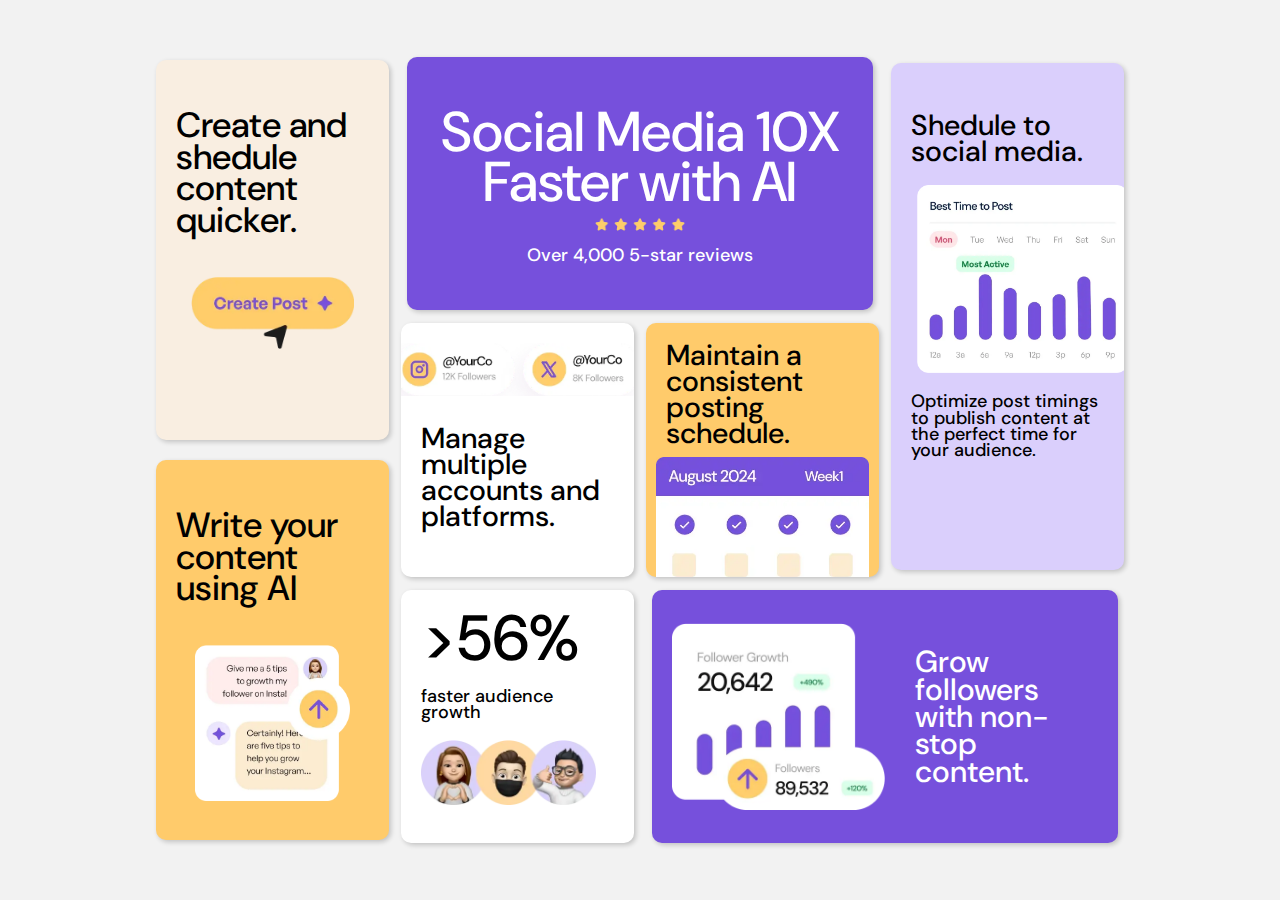
<file: index.html>
<!DOCTYPE html>
<html lang="en">

<head>
   <meta charset="UTF-8">
   <meta name="viewport" content="width=device-width, initial-scale=1.0">
   <title>Fronten Mentor 1</title>
   <link rel="stylesheet"
      href="https://fonts.googleapis.com/css2?family=DM+Sans:ital,opsz,wght@0,9..40,100..1000;1,9..40,100..1000&display=swap">
   <link rel="stylesheet" href="css/primary.css">
   <link rel="stylesheet" href="css/1first-column.css">
   <link rel="stylesheet" href="css/2second-column.css">
   <link rel="stylesheet" href="css/3third-column.css">
   <link rel="stylesheet" href="css/4third-fourth-column.css">
   <link rel="stylesheet" href="css/5-firstmedia-smarthphone.css">
</head>

<body>
   <section class="container">
      <div class="container__title all">
         <div class="container__title titulo salto__de__linea">Social Media 10X Faster with AI</div>
         <img class="title__image"
            src="assets/images/illustration-five-stars.webp"
            alt="estrellas">
         <div class="title__paragraph paragraph">Over 4,000 5-star reviews</div>
      </div>

      <div class="container__primary all">
         <div class="primary__title first__column salto__de__linea">Create and shedule content quicker.</div>
         <img class="primary__image"
            src="assets/images/illustration-create-post.webp"
            alt="estrellas">
      </div>

      <div class="container__secondly all">
         <div class="secondly__title first__column salto__de__linea">Write your content using AI</div>
         <img class="secondly__image"
            src="assets/images/illustration-ai-content.webp"
            alt="estrellas">
      </div>

      <div class="container__thirdly all">
         <img class="thirdly__image"
            src="assets/images/illustration-multiple-platforms.webp"
            alt="estrellas">
         <div class="thirdly__title second__column salto__de__linea">Manage multiple accounts and platforms.</div>
      </div>

      <div class="container__fourthly all">
         <div class="fourthly__title second__column salto__de__linea">>56%</div>
         <div class="fourthly__paragraph second__column salto__de__linea paragraph">faster audience growth</div>
         <img class="fourthly__image"
            src="assets/images/illustration-audience-growth.webp"
            alt="estrellas">
      </div>
      
      <div class="container__fifthly all">
         <div class="fifthly__title third__column salto__de__linea">Maintain a consistent posting schedule.</div>
         <img class="fifthly__image"
         src="assets/images/illustration-consistent-schedule.webp"
         alt="estrellas">
      </div>
      
      <div class="container__sixthly all">
         <img class="sixthly__image"
         src="assets/images/illustration-grow-followers.webp"
         alt="estrellas">
         <div class="sixthly__title third__column salto__de__linea">Grow followers with non-stop content.</div>
      </div>
      
      <div class="container__sevenly all">
         <div class="sevenly__title third__column salto__de__linea">Shedule to social media.</div>
         <img class="sevenly__image"
         src="assets/images/illustration-schedule-posts.webp"
         alt="estrellas">
         <div class="sevenly__paragraph fourth__column salto__de__linea paragraph">Optimize post timings to publish content at the perfect time for your audience.</div>
      </div>
   </section>
</body>

</html>
</file>
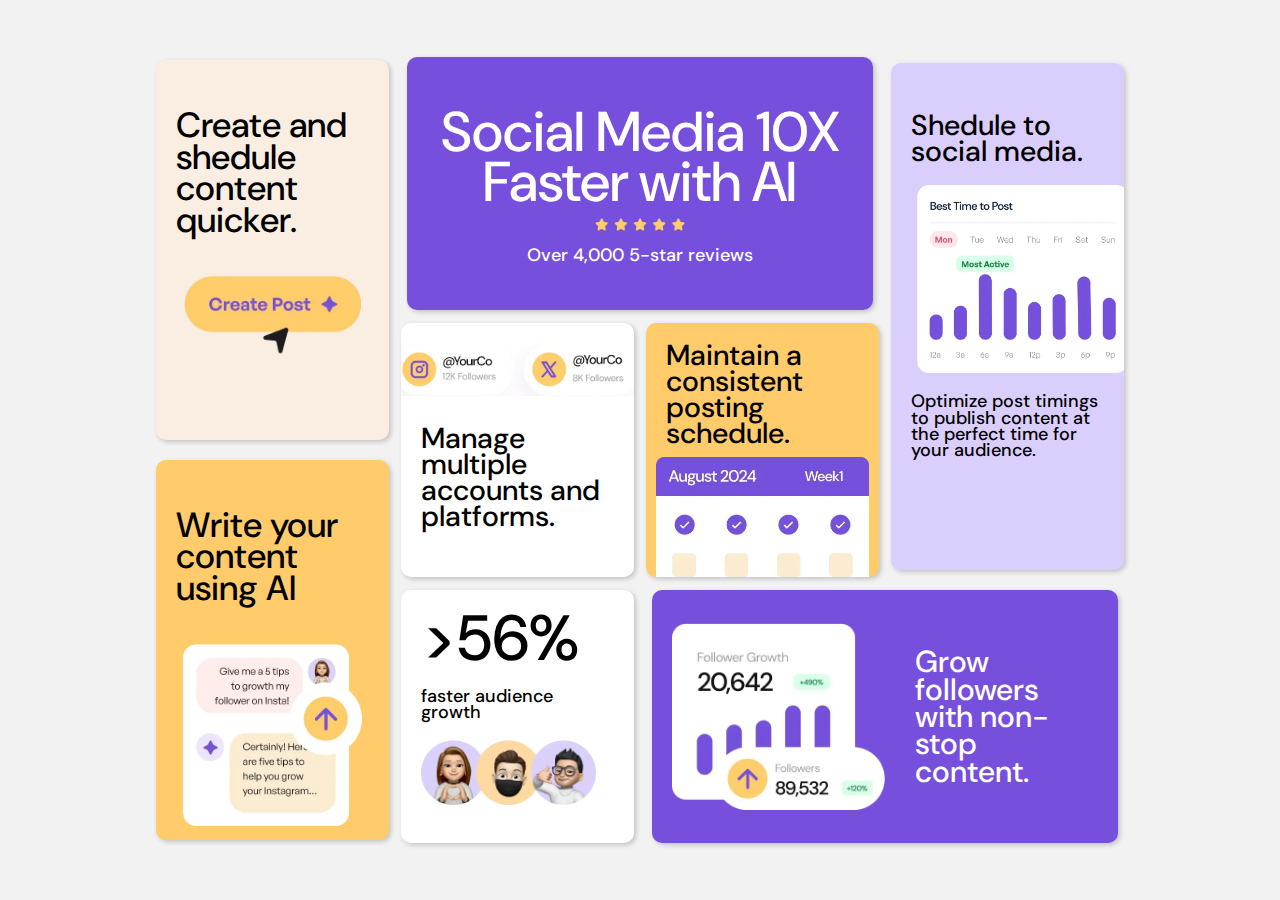
<file: Proyecto Web HTML CSS 1/html/index.html>
<!DOCTYPE html>
<html lang="en">

<head>
   <meta charset="UTF-8">
   <meta name="viewport" content="width=device-width, initial-scale=1.0">
   <title>Fronten Mentor 1</title>
   <link rel="stylesheet"
      href="https://fonts.googleapis.com/css2?family=DM+Sans:ital,opsz,wght@0,9..40,100..1000;1,9..40,100..1000&display=swap">
   <link rel="stylesheet" href="..//css/primary.css">
   <link rel="stylesheet" href="..//css/1first-column.css">
   <link rel="stylesheet" href="../css/2second-column.css">
   <link rel="stylesheet" href="../css/3third-column.css">
   <link rel="stylesheet" href="../css/4third-fourth-column.css">
   <link rel="stylesheet" href="../css/5-firstmedia-smarthphone.css">
</head>

<body>
   <section class="container">
      <div class="container__title all">
         <div class="container__title titulo salto__de__linea">Social Media 10X Faster with AI</div>
         <img class="title__image"
            src="../assets/images/illustration-five-stars.webp"
            alt="estrellas">
         <div class="title__paragraph paragraph">Over 4,000 5-star reviews</div>
      </div>

      <div class="container__primary all">
         <div class="primary__title first__column salto__de__linea">Create and shedule content quicker.</div>
         <img class="primary__image"
            src="../assets/images/illustration-create-post.webp"
            alt="estrellas">
      </div>

      <div class="container__secondly all">
         <div class="secondly__title first__column salto__de__linea">Write your content using AI</div>
         <img class="secondly__image"
            src="../assets/images/illustration-ai-content.webp"
            alt="estrellas">
      </div>

      <div class="container__thirdly all">
         <img class="thirdly__image"
            src="../assets/images/illustration-multiple-platforms.webp"
            alt="estrellas">
         <div class="thirdly__title second__column salto__de__linea">Manage multiple accounts and platforms.</div>
      </div>

      <div class="container__fourthly all">
         <div class="fourthly__title second__column salto__de__linea">>56%</div>
         <div class="fourthly__paragraph second__column salto__de__linea paragraph">faster audience growth</div>
         <img class="fourthly__image"
            src="../assets/images/illustration-audience-growth.webp"
            alt="estrellas">
      </div>
      
      <div class="container__fifthly all">
         <div class="fifthly__title third__column salto__de__linea">Maintain a consistent posting schedule.</div>
         <img class="fifthly__image"
         src="../assets/images/illustration-consistent-schedule.webp"
         alt="estrellas">
      </div>
      
      <div class="container__sixthly all">
         <img class="sixthly__image"
         src="../assets/images/illustration-grow-followers.webp"
         alt="estrellas">
         <div class="sixthly__title third__column salto__de__linea">Grow followers with non-stop content.</div>
      </div>
      
      <div class="container__sevenly all">
         <div class="sevenly__title third__column salto__de__linea">Shedule to social media.</div>
         <img class="sevenly__image"
         src="../assets/images/illustration-schedule-posts.webp"
         alt="estrellas">
         <div class="sevenly__paragraph fourth__column salto__de__linea paragraph">Optimize post timings to publish content at the perfect time for your audience.</div>
      </div>
   </section>
</body>

</html>
</file>
<file: css/primary.css>
@import url(variables.css);

*{
    padding: 0;
    margin: 0;
    box-sizing: border-box;
}

/* Necesito corregir el tamanio de la pagina aun antes de comenzar todo */
/* Hacer el que el grid container llene toda la pantalla */
body{
    font-family: "DM Sans";
    max-width: 1440px;
    background: #f2f2f2;
    margin: auto;
}


.container{
    padding: 50px 150px;
    height: 100vh;
    font-weight: 500;
    display: grid;
    grid-template-columns: repeat(4, 1fr);
    grid-template-rows: repeat(6, 1fr);
}

.paragraph{
    font-size: 18px;
}

/* .ALL DA LA PROPIEDAD A CADA CASILLA DE INFORMACION DE LA WEB  */
.all{
    overflow: hidden;
    border-radius: 10px;
    display: flex;
    flex-direction: column;
    align-items: center;
    /* justify-content: center; */
    padding: 50px 20px;
    width: 95%;
    height: 95%;
    margin: auto;
    box-shadow: 2px 2px 5px rgba(0, 0, 0, 0.2);
}

.all:hover{
    width: 100%;
    height: 100%;
}

.salto__de__linea{
    line-height: 0.9;
}

.container__title{
    background: var(--morado500);
    grid-area: 1/4/3/2;
}

.titulo{
    color: var(--white);
    font-size: var(--titleSize);
    text-align: center;
    margin-bottom: 10px;
}

.title__image{
    height: 10%;
    margin-bottom: 10px;
}

.title__paragraph{
    color: var(--white);
}
</file>
<file: css/1first-column.css>
@import url(variables.css);

.first__column{
    font-size: 220%;
    padding-bottom: 40px;
}

.primary__image{
    width: 85%;
}

.primary__image:hover{
    height: 35%;
}


.secondly__image{
    width: 80%;
    padding-bottom: 20px;
}

.secondly__image:hover{
    width: 90%;
}

.container__primary{
    grid-area: 1/1/4/2;
    background: var(--yellow100)
}

.container__secondly{
    grid-area: 4/1/7/2;
    background: var(--yellow500)
}
</file>
<file: css/2second-column.css>
@import url(variables.css);

.container__thirdly{
    grid-area: 3/2/5/3;
    background: var(--white);
    padding: 20px;
}

.container__fourthly{
    grid-area: 5/2/7/3;
    background: var(--white);
    padding: 20px;
    align-items: normal;
}

.thirdly__image{
    width: 250px;
    padding-bottom: 30px;
}

.thirdly__title{
    font-size: 1.8rem;
}

.fourthly__image{
    width: 175px;
    padding-bottom: 20px;
}

.fourthly__title{
    font-size: 4rem;
    padding-bottom: 20px;
}

.fourthly__paragraph{
    padding-bottom: 20px;
}
</file>
<file: css/3third-column.css>
@import url(variables.css);

.container__fifthly{
    grid-area: 3/3/5/4;
    padding: 10px;
    background: var(--yellow500);
}

.fifthly__title{
    font-size: 1.8rem;
    padding: 10px;
}

.fifthly__image{
    width: 100%;
}

.fifthly__image:hover{
    width: 75%;
}
</file>
<file: css/4third-fourth-column.css>
@import url(variables.css);

.container__sixthly{
    grid-area: 5/3/7/-1;
    background: var(--morado500);
    flex-direction: row;
}

.container__sevenly{
    grid-area: 1/4/5/-1;
    background: var(--morado100);
}

.sixthly__image{
    width: 50%;
}

.sixthly__title{
    color: var(--white);
    font-size: 1.9rem;
    padding-left: 30px;
}

.sevenly__title{
    font-size: 1.8rem;
    padding-bottom: 20px;
}

.sevenly__image{
    width: 125%;
    padding-left: 30px;
    padding-bottom: 20px;
}
</file>
<file: css/5-firstmedia-smarthphone.css>
@media screen and (max-width: 500px) {
    .container{
        padding: 20px 10px;
        display: flex;
        flex-direction: column;
        height: auto;
        gap: 20px;
    }
/* Primer casillero */
    .container__title{
        padding: 15px 10px;
        text-align: center;
        order: 0;
    }

    .title__image{
        width: 60%;
    }
    
    .titulo{
        font-size: 35px;
        padding-bottom: 0px;
    }

/* Segundo casillero */
    .container__thirdly{
        order: 1;
    }

    .thirdly__title{
        font-size: 1.4rem;
    }

/* Tercer casiller */
    .container__fifthly{
        order: 2;
        padding-right: 80px;
    }

    .fifthly__title{
        font-size: 1.4rem;
    }

/* 4 casillero */
    .container__sevenly{
        order: 3;
    }

    .sevenly__image{
        width: 100%;
        padding-left: 0;
    }
/* 5 casillero */
    .container__sixthly{
        order: 4;
        flex-direction: column;
        padding: 10px 10px;
    }

    .sixthly__image{
        padding-bottom: 30px;
    }

    .sixthly__title{
        font-size: 1.8rem;
        text-align: center;
        padding-left: 0px;
    }

/* 6 casillero */
    .container__fourthly{
        order: 5;
    }
/* 7 casillero */
    .container__primary{
        order: 6;
    }

    .primary__title{
        font-size: 2rem;
    }

    .primary__image{
        width: 75%;
    }

/* 8 casillero */
    .container__secondly{
        order: 7;
    }

    
}
</file>
<file: Proyecto Web HTML CSS 1/css/primary.css>
@import url(variables.css);

*{
    padding: 0;
    margin: 0;
    box-sizing: border-box;
}

/* Necesito corregir el tamanio de la pagina aun antes de comenzar todo */
/* Hacer el que el grid container llene toda la pantalla */
body{
    font-family: "DM Sans";
    max-width: 1440px;
    background: #f2f2f2;
    margin: auto;
}


.container{
    padding: 50px 150px;
    height: 100vh;
    font-weight: 500;
    display: grid;
    grid-template-columns: repeat(4, 1fr);
    grid-template-rows: repeat(6, 1fr);
}

.paragraph{
    font-size: 18px;
}

/* .ALL DA LA PROPIEDAD A CADA CASILLA DE INFORMACION DE LA WEB  */
.all{
    overflow: hidden;
    border-radius: 10px;
    display: flex;
    flex-direction: column;
    align-items: center;
    /* justify-content: center; */
    padding: 50px 20px;
    width: 95%;
    height: 95%;
    margin: auto;
    box-shadow: 2px 2px 5px rgba(0, 0, 0, 0.2);
}

.all:hover{
    width: 100%;
    height: 100%;
}

.salto__de__linea{
    line-height: 0.9;
}

.container__title{
    background: var(--morado500);
    grid-area: 1/4/3/2;
}

.titulo{
    color: var(--white);
    font-size: var(--titleSize);
    text-align: center;
    margin-bottom: 10px;
}

.title__image{
    height: 10%;
    margin-bottom: 10px;
}

.title__paragraph{
    color: var(--white);
}
</file>
<file: Proyecto Web HTML CSS 1/css/1first-column.css>
@import url(variables.css);

.first__column{
    font-size: 35px;
    padding-bottom: 40px;
}

.primary__image{
    height: 30%;
}

.primary__image:hover{
    height: 35%;
}


.secondly__image{
    height: 65%;
}

.secondly__image:hover{
    height: 70%;
}

.container__primary{
    grid-area: 1/1/4/2;
    background: var(--yellow100)
}

.container__secondly{
    grid-area: 4/1/7/2;
    background: var(--yellow500)
}
</file>
<file: Proyecto Web HTML CSS 1/css/2second-column.css>
@import url(variables.css);

.container__thirdly{
    grid-area: 3/2/5/3;
    background: var(--white);
    padding: 20px;
}

.container__fourthly{
    grid-area: 5/2/7/3;
    background: var(--white);
    padding: 20px;
    align-items: normal;
}

.thirdly__image{
    width: 250px;
    padding-bottom: 30px;
}

.thirdly__title{
    font-size: 1.8rem;
}

.fourthly__image{
    width: 175px;
    padding-bottom: 20px;
}

.fourthly__title{
    font-size: 4rem;
    padding-bottom: 20px;
}

.fourthly__paragraph{
    padding-bottom: 20px;
}
</file>
<file: Proyecto Web HTML CSS 1/css/3third-column.css>
@import url(variables.css);

.container__fifthly{
    grid-area: 3/3/5/4;
    padding: 10px;
    background: var(--yellow500);
}

.fifthly__title{
    font-size: 1.8rem;
    padding: 10px;
}

.fifthly__image{
    width: 100%;
}

.fifthly__image:hover{
    width: 75%;
}
</file>
<file: Proyecto Web HTML CSS 1/css/4third-fourth-column.css>
@import url(variables.css);

.container__sixthly{
    grid-area: 5/3/7/-1;
    background: var(--morado500);
    flex-direction: row;
}

.container__sevenly{
    grid-area: 1/4/5/-1;
    background: var(--morado100);
}

.sixthly__image{
    width: 50%;
}

.sixthly__title{
    color: var(--white);
    font-size: 1.9rem;
    padding-left: 30px;
}

.sevenly__title{
    font-size: 1.8rem;
    padding-bottom: 20px;
}

.sevenly__image{
    width: 125%;
    padding-left: 30px;
    padding-bottom: 20px;
}
</file>
<file: Proyecto Web HTML CSS 1/css/5-firstmedia-smarthphone.css>
@media screen and (max-width: 376px) {
    .container{
        padding: 20px 10px;
        display: flex;
        flex-direction: column;
        height: auto;
        gap: 20px;
    }
/* Primer casillero */
    .container__title{
        padding: 15px 10px;
        text-align: center;
        order: 0;
    }

    .title__image{
        width: 60%;
    }
    
    .titulo{
        font-size: 35px;
        padding-bottom: 0px;
    }

/* Segundo casillero */
    .container__thirdly{
        order: 1;
    }

    .thirdly__title{
        font-size: 1.4rem;
    }

/* Tercer casiller */
    .container__fifthly{
        order: 2;
        padding-right: 80px;
    }

    .fifthly__title{
        font-size: 1.4rem;
    }

/* 4 casillero */
    .container__sevenly{
        order: 3;
    }

    .sevenly__image{
        width: 100%;
        padding-left: 0;
    }
/* 5 casillero */
    .container__sixthly{
        order: 4;
        flex-direction: column;
        padding: 10px 10px;
    }

    .sixthly__image{
        padding-bottom: 30px;
    }

    .sixthly__title{
        font-size: 1.8rem;
        text-align: center;
        padding-left: 0px;
    }

/* 6 casillero */
    .container__fourthly{
        order: 5;
    }
/* 7 casillero */
    .container__primary{
        order: 6;
    }

    .primary__title{
        font-size: 2rem;
    }

    .primary__image{
        width: 75%;
    }

/* 8 casillero */
    .container__secondly{
        order: 7;
    }

    
}
</file>
